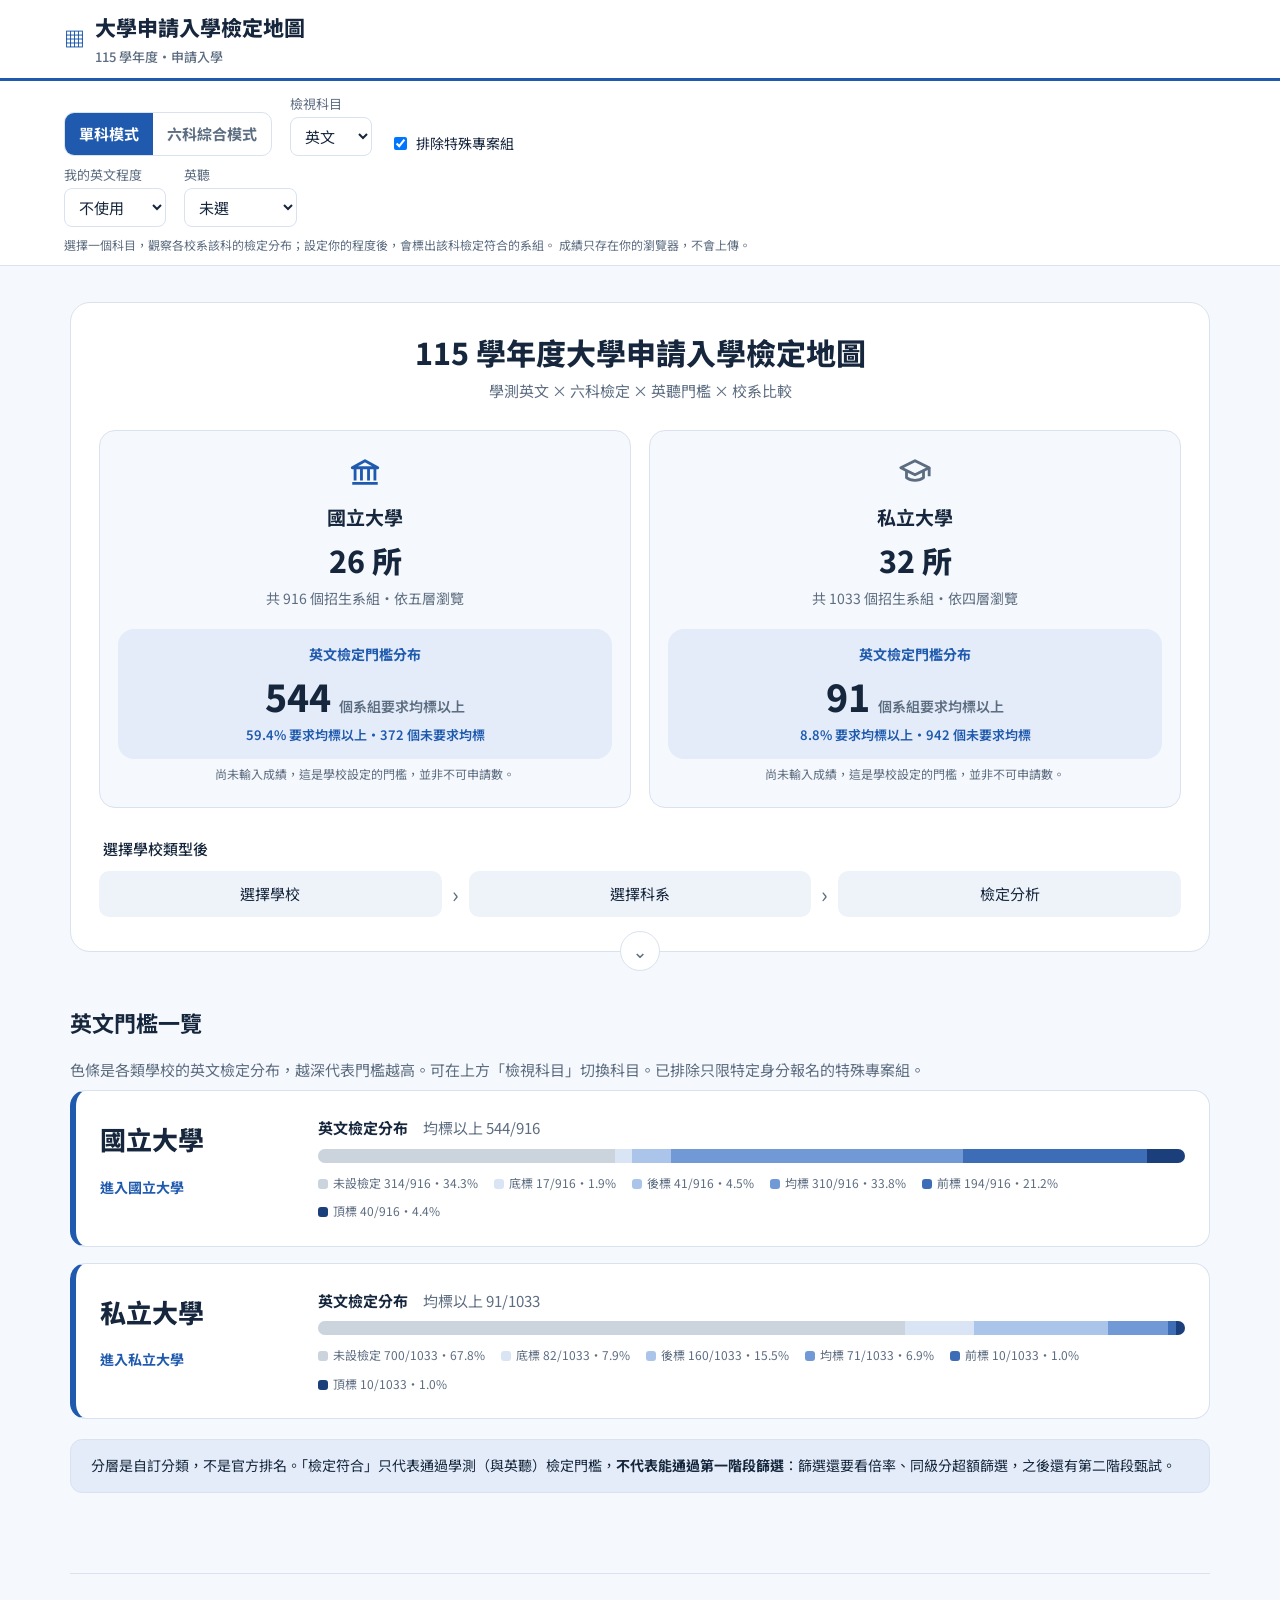
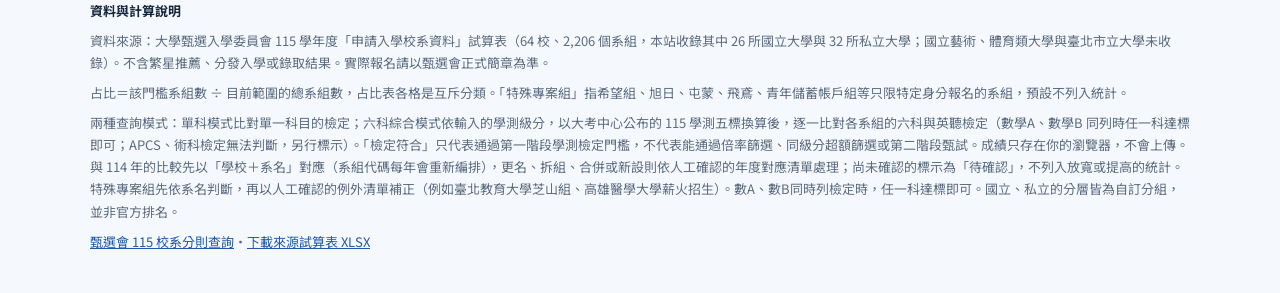
<file: index.html>
<!doctype html><html lang="zh-Hant"><head><meta charset="utf-8"><meta name="viewport" content="width=device-width, initial-scale=1, viewport-fit=cover"><meta name="description" content="115學年度國立與私立大學申請入學，各科檢定門檻與系組占比查詢，可依英文、英聽程度標出可報名系組，並比較114年變動。"><title>大學申請入學檢定地圖・115</title><link rel="stylesheet" href="styles.css?v=20261015-eligibility"></head><body>
<header><a class="brand" href="#"><span class="mark">▦</span><span>大學申請入學檢定地圖<span class="edition">115 學年度・申請入學</span></span></a>
</header>
<section id="scorebar" class="scorebar" aria-label="成績設定"></section>
<main id="app" aria-live="polite"><p>正在載入校系資料…</p></main>
<footer><strong>資料與計算說明</strong>
<p>資料來源：大學甄選入學委員會 115 學年度「申請入學校系資料」試算表（64 校、2,206 個系組，本站收錄其中 26 所國立大學與 32 所私立大學；國立藝術、體育類大學與臺北市立大學未收錄）。不含繁星推薦、分發入學或錄取結果。實際報名請以甄選會正式簡章為準。</p>
<p>占比＝該門檻系組數 ÷ 目前範圍的總系組數，占比表各格是互斥分類。「特殊專案組」指希望組、旭日、屯蒙、飛鳶、青年儲蓄帳戶組等只限特定身分報名的系組，預設不列入統計。</p>
<p>兩種查詢模式：單科模式比對單一科目的檢定；六科綜合模式依輸入的學測級分，以大考中心公布的 115 學測五標換算後，逐一比對各系組的六科與英聽檢定（數學A、數學B 同列時任一科達標即可；APCS、術科檢定無法判斷，另行標示）。「檢定符合」只代表通過第一階段學測檢定門檻，不代表能通過倍率篩選、同級分超額篩選或第二階段甄試。成績只存在你的瀏覽器，不會上傳。與 114 年的比較先以「學校＋系名」對應（系組代碼每年會重新編排），更名、拆組、合併或新設則依人工確認的年度對應清單處理；尚未確認的標示為「待確認」，不列入放寬或提高的統計。特殊專案組先依系名判斷，再以人工確認的例外清單補正（例如臺北教育大學芝山組、高雄醫學大學薪火招生）。數A、數B同時列檢定時，任一科達標即可。國立、私立的分層皆為自訂分組，並非官方排名。</p>
<a href="https://www.cac.edu.tw/apply115/query.php" target="_blank" rel="noopener">甄選會 115 校系分則查詢</a>・<a href="source.xlsx" download>下載來源試算表 XLSX</a></footer>
<script src="app.js?v=20261015-eligibility"></script></body></html>
</file>
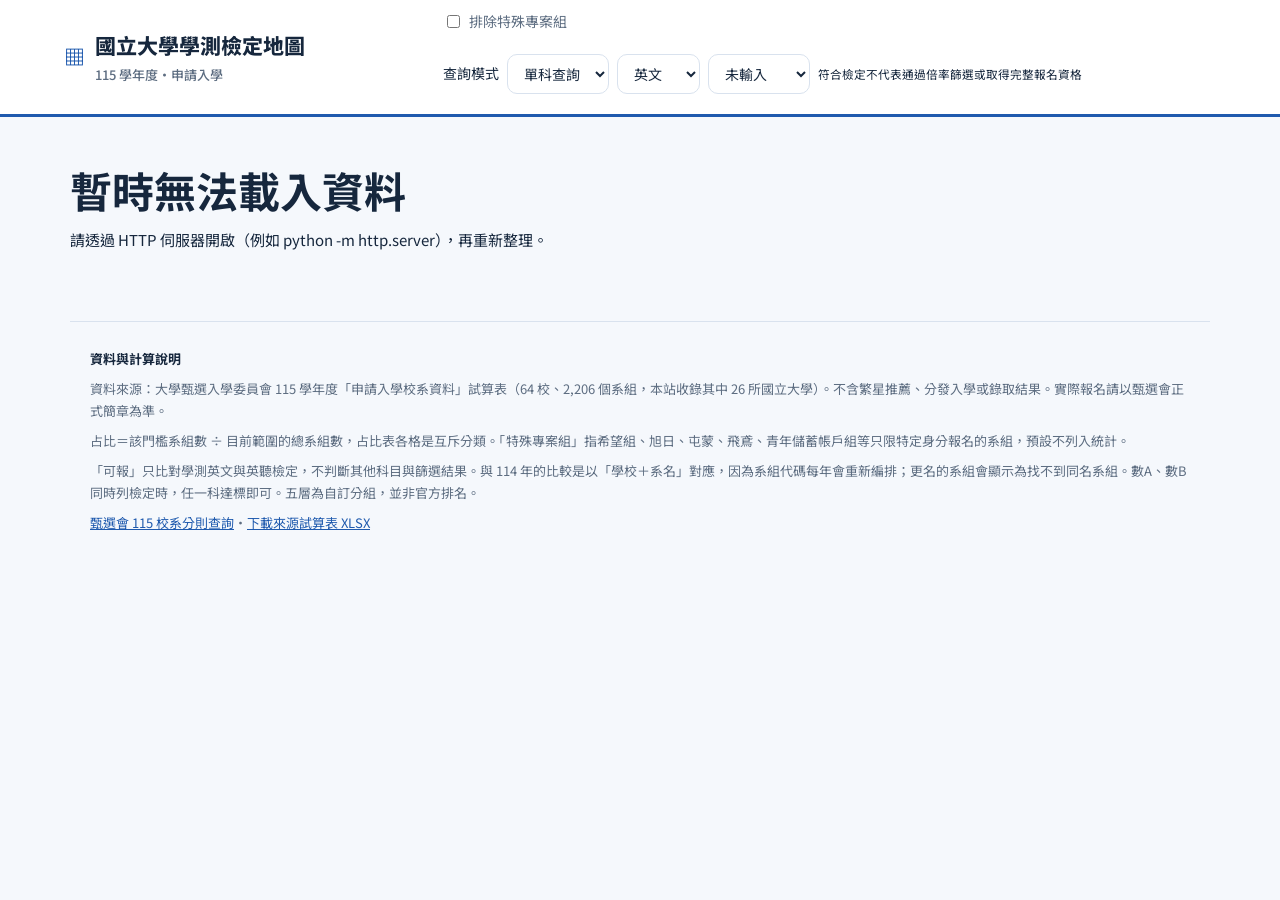
<file: national.html>
<!doctype html><html lang="zh-Hant"><head><meta charset="utf-8"><meta name="viewport" content="width=device-width, initial-scale=1, viewport-fit=cover"><meta name="description" content="115學年度26所國立大學申請入學，各科檢定門檻與系組占比查詢，可依英文、英聽程度標出可報名系組，並比較114年變動。"><title>國立大學學測檢定地圖・115 申請入學</title><link rel="stylesheet" href="styles.css"></head><body>
<header><a class="brand" href="index.html"><span class="mark">▦</span><span>國立大學學測檢定地圖<span class="edition">115 學年度・申請入學</span></span></a>
<div class="myeng"><span class="grp" style="display:none"><label for="my-eng">我的學測英文</label><select id="my-eng"></select></span><span class="grp" style="display:none"><label for="my-lis">英聽</label><select id="my-lis"></select></span><label class="chk"><input type="checkbox" id="hide-special"> 排除特殊專案組</label></div></header>
<main id="app" aria-live="polite"><p>正在載入校系資料…</p></main>
<footer><strong>資料與計算說明</strong>
<p>資料來源：大學甄選入學委員會 115 學年度「申請入學校系資料」試算表（64 校、2,206 個系組，本站收錄其中 26 所國立大學）。不含繁星推薦、分發入學或錄取結果。實際報名請以甄選會正式簡章為準。</p>
<p>占比＝該門檻系組數 ÷ 目前範圍的總系組數，占比表各格是互斥分類。「特殊專案組」指希望組、旭日、屯蒙、飛鳶、青年儲蓄帳戶組等只限特定身分報名的系組，預設不列入統計。</p>
<p>「可報」只比對學測英文與英聽檢定，不判斷其他科目與篩選結果。與 114 年的比較是以「學校＋系名」對應，因為系組代碼每年會重新編排；更名的系組會顯示為找不到同名系組。數A、數B同時列檢定時，任一科達標即可。五層為自訂分組，並非官方排名。</p>
<a href="https://www.cac.edu.tw/apply115/query.php" target="_blank" rel="noopener">甄選會 115 校系分則查詢</a>・<a href="source.xlsx" download>下載來源試算表 XLSX</a></footer>
<script src="admission-profile.js?v=20261013-unified"></script><script src="app.js?v=20261013-unified"></script></body></html>
</file>
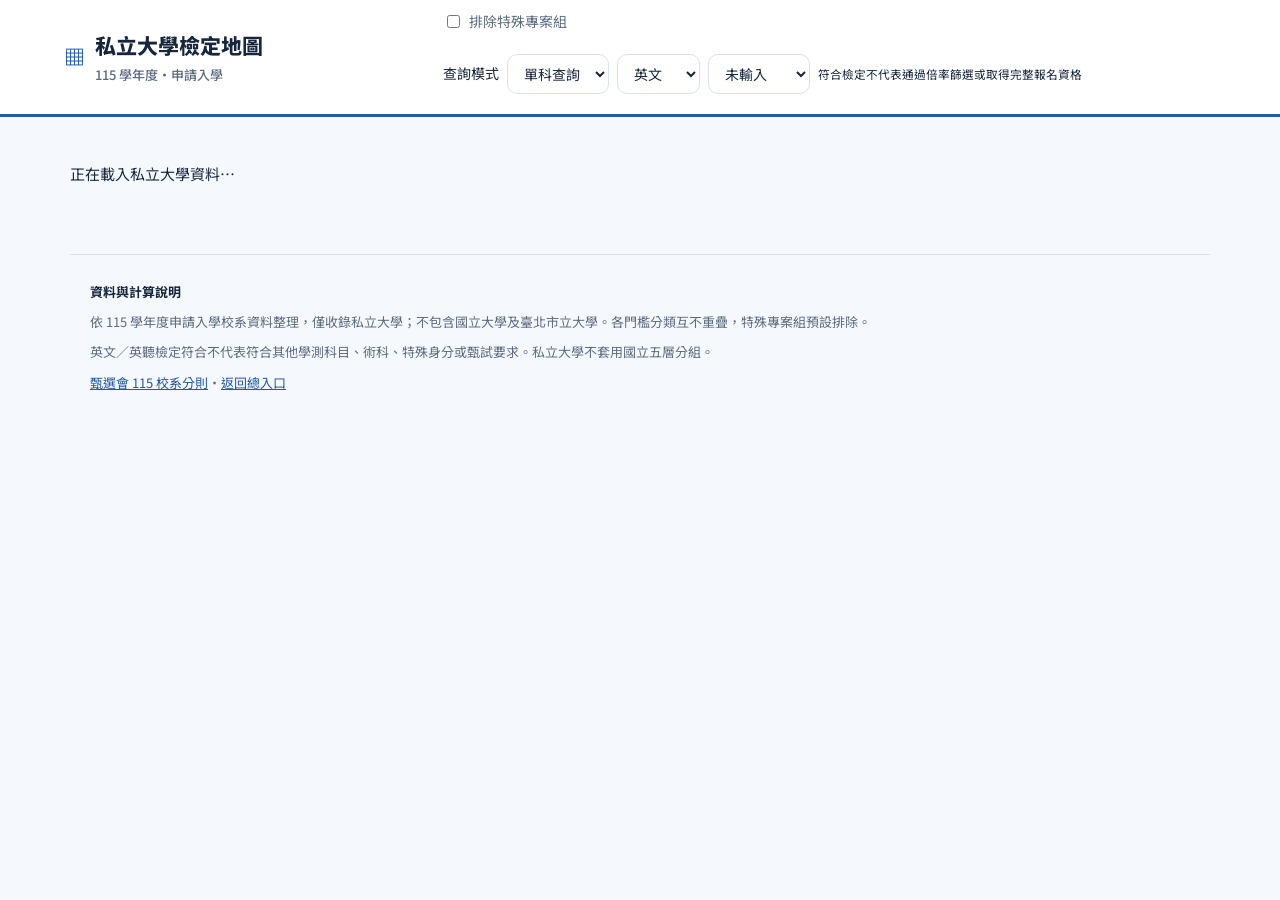
<file: private.html>
<!doctype html><html lang="zh-Hant"><head><meta charset="utf-8"><meta name="viewport" content="width=device-width,initial-scale=1"><meta name="description" content="115 學年度私立大學申請入學六科與英文英聽檢定查詢"><title>私立大學檢定地圖｜115 申請入學</title><link rel="stylesheet" href="styles.css"></head><body><header><a class="brand" href="index.html"><span class="mark">▦</span><span>私立大學檢定地圖<span class="edition">115 學年度・申請入學</span></span></a><div class="myeng"><span class="grp" style="display:none"><label for="my-eng">我的學測英文</label><select id="my-eng"></select></span><span class="grp" style="display:none"><label for="my-lis">英聽</label><select id="my-lis"></select></span><label class="chk"><input type="checkbox" id="hide-special"> 排除特殊專案組</label></div></header><main id="app" aria-live="polite"><p>正在載入私立大學資料…</p></main><footer><strong>資料與計算說明</strong><p>依 115 學年度申請入學校系資料整理，僅收錄私立大學；不包含國立大學及臺北市立大學。各門檻分類互不重疊，特殊專案組預設排除。</p><p>英文／英聽檢定符合不代表符合其他學測科目、術科、特殊身分或甄試要求。私立大學不套用國立五層分組。</p><a href="https://www.cac.edu.tw/apply115/query.php" target="_blank" rel="noopener">甄選會 115 校系分則</a>・<a href="index.html">返回總入口</a></footer><script src="admission-profile.js?v=20261013-unified"></script><script src="private-app.js?v=20261013-unified"></script></body></html>
</file>
<file: styles.css>
@import url('https://fonts.googleapis.com/css2?family=Noto+Sans+TC:wght@400;500;700;800&display=swap');
:root{
  --ink:#16273D;--muted:#5D6D81;--line:#D9E2EE;--paper:#F5F8FC;--card:#FFFFFF;--soft:#EEF3FA;
  --accent:#1F5AAE;--accent-ink:#FFFFFF;--accent-soft:#E3ECF8;--focus:#F2A93B;
  --ok:#1E7A55;--ok-soft:#E1F2EA;--no:#B23A48;--no-soft:#F8E6E8;
  --l0:#CBD3DD;--l1:#D9E5F5;--l2:#ABC5EA;--l3:#7099D6;--l4:#3E6DB8;--l5:#1B3F7A;
  box-sizing:border-box;padding-top:env(safe-area-inset-top,0px);padding-bottom:env(safe-area-inset-bottom,0px);
}
@media (prefers-color-scheme:dark){:root:not([data-theme="light"]){
  --ink:#E5ECF5;--muted:#9AA9BC;--line:#2C3A4E;--paper:#111821;--card:#18212D;--soft:#1E2A39;
  --accent:#7AAAF0;--accent-ink:#0E1620;--accent-soft:#1F3150;--focus:#F2A93B;
  --ok:#78CFA6;--ok-soft:#173829;--no:#F0919C;--no-soft:#3A1F25;
  --l0:#3A4553;--l1:#2B3E59;--l2:#34537F;--l3:#4B74B0;--l4:#6F98D8;--l5:#A8C5EF;}}
:root[data-theme="dark"]{
  --ink:#E5ECF5;--muted:#9AA9BC;--line:#2C3A4E;--paper:#111821;--card:#18212D;--soft:#1E2A39;
  --accent:#7AAAF0;--accent-ink:#0E1620;--accent-soft:#1F3150;--focus:#F2A93B;
  --ok:#78CFA6;--ok-soft:#173829;--no:#F0919C;--no-soft:#3A1F25;
  --l0:#3A4553;--l1:#2B3E59;--l2:#34537F;--l3:#4B74B0;--l4:#6F98D8;--l5:#A8C5EF;}
html{scroll-padding-top:env(safe-area-inset-top,0px)}
*{box-sizing:border-box}
body{margin:0;background:var(--paper);font:15px/1.7 'Noto Sans TC','PingFang TC','Microsoft JhengHei',system-ui,sans-serif;color:var(--ink)}
a{color:inherit;text-decoration:none}
button,input,select{font:inherit;color:inherit}
button,a,input,select{touch-action:manipulation}
:focus-visible{outline:3px solid var(--focus);outline-offset:3px}
header{min-height:76px;border-bottom:3px solid var(--accent);display:flex;flex-wrap:wrap;gap:10px 20px;align-items:center;justify-content:space-between;padding:10px max(5vw,20px);background:var(--card)}
.brand{font-size:21px;font-weight:800;display:flex;gap:10px;align-items:center}
.brand .mark{color:var(--accent)}
.edition{color:var(--muted);font-size:13px;display:block;font-weight:500}
.myeng{display:flex;align-items:center;gap:10px;font-size:14px}
.myeng label{color:var(--muted)}
.myeng select{padding:8px 12px;border:1px solid var(--line);border-radius:10px;background:var(--card)}
main{max-width:1200px;margin:0 auto;padding:36px 30px 60px}
h1{font-size:clamp(28px,4vw,42px);line-height:1.3;margin:10px 0}
h1.bracket::before{content:"【";color:var(--accent)}
h1.bracket::after{content:"】";color:var(--accent)}
h2{font-size:22px;margin:0 0 16px}
h3{margin:0 0 8px;font-size:18px}
p{margin:8px 0}
.kicker{font-size:13px;font-weight:700;color:var(--accent)}
.muted{color:var(--muted)}
.hero{display:grid;grid-template-columns:1fr 300px;gap:40px;align-items:center;margin-bottom:28px}
.hero p{max-width:680px;font-size:16px}
.hero-stat{background:var(--accent);color:var(--accent-ink);border-radius:20px;padding:24px;display:flex;gap:30px}
.hero-stat b{font-size:38px;display:block;line-height:1.3}
.hero-stat span{font-size:13px;opacity:.85}
.notice{background:var(--accent-soft);border:1px solid var(--line);border-radius:12px;padding:14px 20px;margin:20px 0;font-size:14px}
.search{width:100%;background:var(--card);border:1px solid var(--line);padding:13px 18px;border-radius:12px;margin-bottom:22px}
.tiers{display:grid;gap:16px}
.tier{border:1px solid var(--line);border-left:6px solid var(--accent);border-radius:16px;background:var(--card);padding:24px;display:grid;grid-template-columns:190px 1fr;gap:28px}
.tier-title{font-size:26px;font-weight:800;margin:2px 0 4px}
.tier-name{font-weight:700;color:var(--accent);margin-bottom:8px}
.tier-link{font-size:14px;color:var(--accent);font-weight:700;display:inline-block;margin-top:10px}
.schools{display:flex;flex-wrap:wrap;gap:8px;margin-top:16px}
.school-pill{background:var(--soft);padding:6px 12px;border-radius:8px;font-size:14px;border:1px solid transparent}
.school-pill:hover{border-color:var(--accent);color:var(--accent)}
.bar{height:14px;border-radius:20px;overflow:hidden;display:flex;margin:8px 0 10px;background:var(--soft)}
.seg{height:100%;min-width:0}
.legend{display:flex;flex-wrap:wrap;gap:8px 16px;font-size:12px;color:var(--muted)}
.dot{display:inline-block;width:10px;height:10px;border-radius:3px;margin-right:5px;vertical-align:-1px}
.okline{margin-top:10px;font-size:14px;color:var(--ok);font-weight:700}
.crumb{display:flex;gap:8px;flex-wrap:wrap;color:var(--muted);font-size:14px;margin-bottom:18px}
.crumb a{color:var(--accent)}
.summary{display:flex;gap:12px;margin:22px 0;flex-wrap:wrap}
.stat{background:var(--card);border:1px solid var(--line);border-radius:14px;padding:14px 22px;min-width:170px}
.stat b{display:block;font-size:28px}
.stat small{color:var(--muted)}
.stat.ok b{color:var(--ok)}
.overview{background:var(--card);border:1px solid var(--line);border-radius:16px;padding:24px;margin:24px 0}
.table-wrap{overflow-x:auto}
table{border-collapse:collapse;width:100%;min-width:690px}
th{text-align:left;color:var(--muted);font-weight:500;font-size:13px;padding:10px}
td{border-top:1px solid var(--line);padding:8px}
td:first-child{font-weight:700;white-space:nowrap}
.cell{border:0;background:var(--soft);border-radius:9px;padding:10px 7px;width:100%;cursor:pointer;text-align:center}
.cell:hover,.cell.active{background:var(--accent-soft);box-shadow:inset 0 0 0 1.5px var(--accent)}
.cell b{font-size:17px;display:block}
.cell small{font-size:11px;color:var(--muted)}
.zero{opacity:.4}
.english td{background:var(--accent-soft)}
.english td:first-child{color:var(--accent)}
.toolbar{display:flex;gap:10px;align-items:center;flex-wrap:wrap;margin:18px 0}
.toolbar input{flex:1;min-width:220px;margin:0}
.toolbar select{padding:12px;background:var(--card);border:1px solid var(--line);border-radius:10px;max-width:100%}
.chk{display:inline-flex;gap:6px;align-items:center;font-size:14px;cursor:pointer}
.clear{border:0;background:none;color:var(--accent);cursor:pointer;font-weight:700}
.dept-list{display:grid;grid-template-columns:repeat(2,1fr);gap:12px}
.dept-card{display:block;background:var(--card);border:1px solid var(--line);border-radius:13px;padding:16px 18px}
.dept-card:hover{border-color:var(--accent)}
.dept-card h3{font-size:16px;display:flex;gap:8px;align-items:center;flex-wrap:wrap}
.badge{font-size:12px;font-weight:700;padding:1px 8px;border-radius:999px}
.badge.ok{background:var(--ok-soft);color:var(--ok)}
.badge.no{background:var(--no-soft);color:var(--no)}
.chips{display:flex;flex-wrap:wrap;gap:6px;margin-top:10px}
.chip{font-size:12px;background:var(--soft);padding:3px 8px;border-radius:5px}
.chip.en{background:var(--accent-soft);color:var(--accent);font-weight:700}
.detail-grid{display:grid;grid-template-columns:1fr 1fr;gap:22px}
.panel{background:var(--card);border:1px solid var(--line);border-radius:16px;padding:22px;margin:15px 0}
.panel table{min-width:0}
.verdict{border-radius:12px;padding:12px 16px;font-weight:700;margin:12px 0}
.verdict.ok{background:var(--ok-soft);color:var(--ok)}
.verdict.no{background:var(--no-soft);color:var(--no)}
.notes{white-space:pre-line;overflow-wrap:anywhere;font-size:14px}
.back{color:var(--accent);display:inline-block;margin:15px 0;font-weight:700}
.empty{padding:30px;text-align:center;background:var(--card);border-radius:12px;color:var(--muted)}
footer{border-top:1px solid var(--line);max-width:1140px;margin:auto;padding:26px 20px 40px;font-size:13px;color:var(--muted)}
footer a{color:var(--accent);text-decoration:underline}
footer strong{color:var(--ink)}
@media(max-width:720px){
  header{padding:10px 18px}.brand{font-size:17px}
  main{padding:24px 16px 40px}
  .hero{grid-template-columns:1fr;gap:14px}.hero-stat{padding:18px 22px}
  .tier{grid-template-columns:1fr;gap:8px;padding:18px}
  .dept-list,.detail-grid{grid-template-columns:1fr}
  .overview{padding:16px}.stat{min-width:0;flex:1 1 40%;padding:12px}.stat b{font-size:24px}
}
[hidden]{display:none!important}
.badge.warn{background:var(--accent-soft);color:var(--accent)}
.badge.chg-down{background:var(--ok-soft);color:var(--ok)}
.badge.chg-up{background:var(--no-soft);color:var(--no)}
.badge.new{background:var(--soft);color:var(--muted)}
.verdict.warn{background:var(--accent-soft);color:var(--accent)}
.myeng{flex-wrap:wrap}
.myeng .grp{display:flex;align-items:center;gap:8px}
.changes{margin:0 0 18px;font-size:14px}

.tier.sector{color:inherit}
.tier.sector:hover{border-color:var(--accent)}
.tier.sector .tier-title{font-size:30px}

.portal{background:var(--card);border:1px solid var(--line);border-radius:20px;padding:30px 28px 34px;text-align:center;position:relative}
.portal-title{font-size:clamp(22px,3.2vw,30px);margin:0 0 6px;font-weight:800}
.portal-sub{color:var(--muted);margin:0 0 26px}
.entries{display:grid;grid-template-columns:1fr 1fr;gap:18px}
.entry{display:flex;flex-direction:column;align-items:center;gap:6px;border:1px solid var(--line);border-radius:16px;padding:24px 18px;background:var(--paper)}
.entry:hover{border-color:var(--accent);box-shadow:inset 0 0 0 1px var(--accent)}
.entry-icon{color:var(--accent);line-height:0;margin-bottom:6px}
.entry:nth-child(2) .entry-icon{color:var(--muted)}
.entry-name{font-weight:700;font-size:19px}
.entry-count{font-size:30px;font-weight:800;line-height:1.4}
.entry-desc{color:var(--muted);font-size:14px}
.chip-tag{margin-top:6px;font-size:13px;background:var(--accent-soft);color:var(--accent);padding:3px 12px;border-radius:999px;font-weight:700}
.steps-label{text-align:left;margin:28px 4px 10px;font-weight:500}
.steps{list-style:none;display:flex;align-items:center;gap:10px;margin:0;padding:0}
.steps li{flex:1;background:var(--soft);border-radius:10px;padding:10px;font-size:15px}
.steps li.arrow{flex:0;background:none;color:var(--muted);padding:0;font-size:22px}
.more{position:absolute;left:50%;bottom:-20px;transform:translateX(-50%);width:40px;height:40px;border-radius:50%;background:var(--card);border:1px solid var(--line);display:grid;place-items:center;color:var(--muted);font-size:18px}
.more:hover{color:var(--accent);border-color:var(--accent)}
.overview-sec{margin-top:52px}
@media(max-width:720px){.entries{grid-template-columns:1fr}.portal{padding:22px 16px 30px}.steps li{font-size:13px;padding:8px 4px}}

.scorebar{background:var(--card);border-bottom:1px solid var(--line);padding:12px max(5vw,20px) 10px}
.sb-row{display:flex;flex-wrap:wrap;gap:10px 18px;align-items:flex-end;max-width:1200px;margin:0 auto 8px}
.tabs{display:inline-flex;border:1px solid var(--line);border-radius:10px;overflow:hidden}
.tabs button{border:0;background:transparent;padding:8px 14px;cursor:pointer;font-weight:700;color:var(--muted)}
.tabs button[aria-selected="true"]{background:var(--accent);color:var(--accent-ink)}
.fld{display:flex;flex-direction:column;gap:2px;font-size:13px;color:var(--muted)}
.fld select,.fld input{padding:7px 10px;border:1px solid var(--line);border-radius:8px;background:var(--card);color:var(--ink);font-size:15px}
.fld.score input{width:70px;text-align:center}
.fld .lvl{font-size:12px;color:var(--accent);font-weight:700;text-align:center;min-height:16px}
.sb-note{max-width:1200px;margin:0 auto;font-size:12px;color:var(--muted)}
.badge.near{background:#FFF3DA;color:#8A5A00}
:root[data-theme="dark"] .badge.near{background:#3A2E14;color:#F2C46B}
@media (prefers-color-scheme:dark){:root:not([data-theme="light"]) .badge.near{background:#3A2E14;color:#F2C46B}}
.chip-tag.ok{background:var(--ok-soft);color:var(--ok)}
@media(max-width:720px){.fld.score input{width:56px}}

/* 首頁落點資訊：以使用者可符合檢定的系組數為第一視覺層級 */
.entry-result{display:flex;flex-direction:column;align-items:center;gap:6px;width:100%;padding:14px 10px;margin-top:12px;background:var(--accent-soft);border-radius:16px;color:var(--ink);text-align:center}
.entry-result-label{font-size:14px;font-weight:700;color:var(--accent)}
.entry-result-number{font-size:clamp(27px,3vw,37px);font-weight:800;line-height:1.25;font-variant-numeric:tabular-nums}
.entry-result-number small{font-size:14px;font-weight:600;color:var(--muted)}
.entry-result-caption{font-size:13px;line-height:1.5;color:var(--accent);font-weight:600}
.entry-result-note{font-size:12px;line-height:1.5;color:var(--muted);text-align:center;max-width:360px}
</file>
